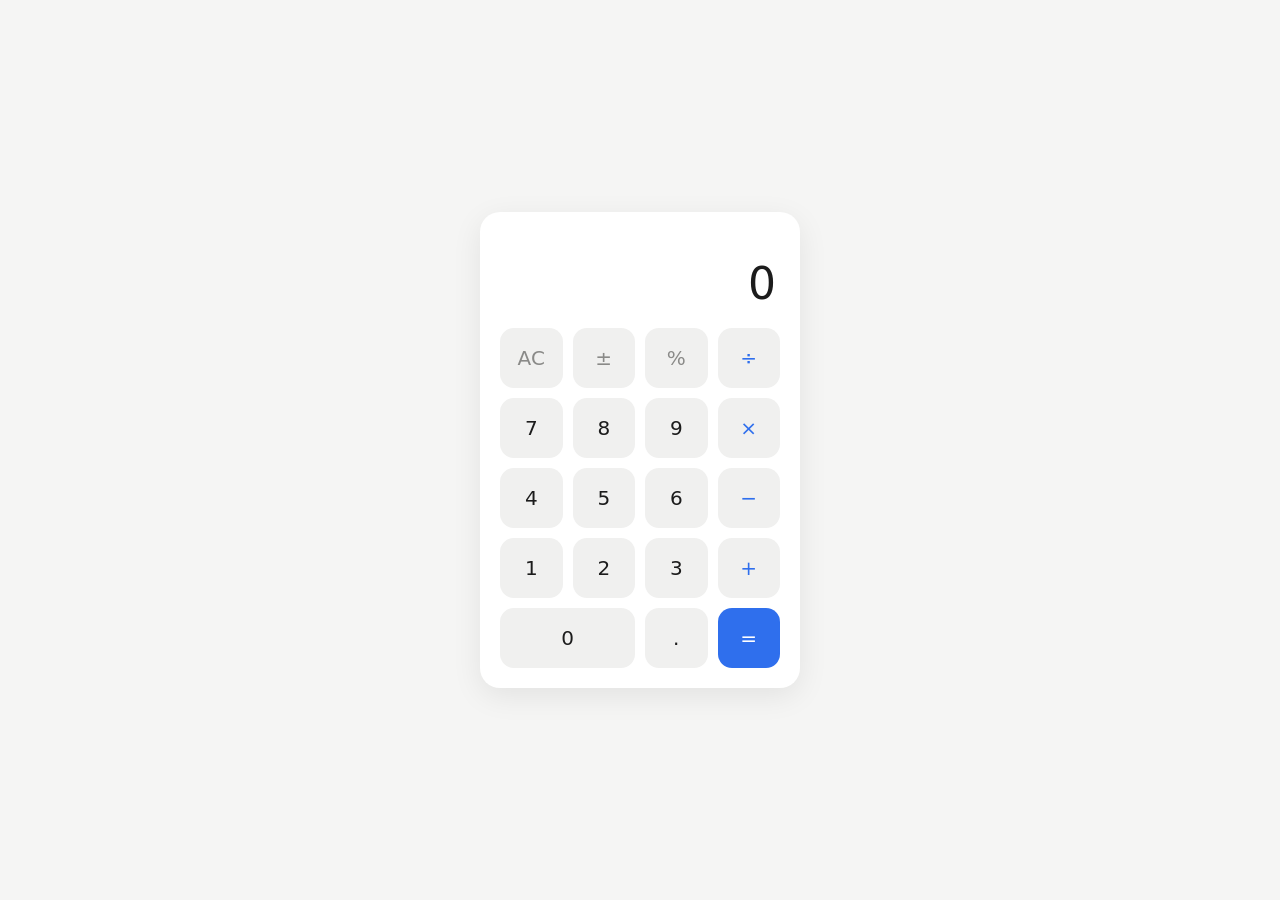
<file: index.html>
<!doctype html>
<html lang="en">
<head>
  <meta charset="utf-8">
  <meta name="viewport" content="width=device-width, initial-scale=1">
  <title>Calculator</title>
  <style>
    :root {
      --bg: #f5f5f4;
      --surface: #ffffff;
      --key: #f0f0ef;
      --key-hover: #e6e6e4;
      --text: #1c1c1c;
      --muted: #8a8a88;
      --accent: #2f6fed;
      --accent-text: #ffffff;
    }
    @media (prefers-color-scheme: dark) {
      :root {
        --bg: #121212;
        --surface: #1c1c1c;
        --key: #2a2a2a;
        --key-hover: #353535;
        --text: #f2f2f2;
        --muted: #8a8a88;
      }
    }
    * { box-sizing: border-box; }
    body {
      margin: 0;
      min-height: 100vh;
      display: grid;
      place-items: center;
      padding: 16px;
      background: var(--bg);
      color: var(--text);
      font-family: system-ui, -apple-system, "Segoe UI", sans-serif;
    }
    .calc {
      width: 100%;
      max-width: 320px;
      background: var(--surface);
      border-radius: 20px;
      padding: 20px;
      box-shadow: 0 8px 30px rgba(0, 0, 0, 0.08);
    }
    .display {
      text-align: right;
      padding: 8px 4px 20px;
      min-height: 96px;
    }
    .expr {
      font-size: 14px;
      color: var(--muted);
      min-height: 20px;
    }
    .value {
      font-size: 44px;
      font-weight: 300;
      overflow-wrap: anywhere;
      line-height: 1.1;
    }
    .keys {
      display: grid;
      grid-template-columns: repeat(4, 1fr);
      gap: 10px;
    }
    button {
      border: 0;
      border-radius: 14px;
      height: 60px;
      font: inherit;
      font-size: 20px;
      background: var(--key);
      color: var(--text);
      cursor: pointer;
      transition: background 0.12s;
    }
    button:hover { background: var(--key-hover); }
    button:active { transform: scale(0.97); }
    button.op { color: var(--accent); }
    button.fn { color: var(--muted); }
    button.eq { background: var(--accent); color: var(--accent-text); }
    button.zero { grid-column: span 2; }
  </style>
</head>
<body>
  <main class="calc">
    <div class="display" aria-live="polite">
      <div class="expr" id="expr"></div>
      <div class="value" id="value">0</div>
    </div>
    <div class="keys">
      <button class="fn" data-action="clear">AC</button>
      <button class="fn" data-action="sign">±</button>
      <button class="fn" data-action="percent">%</button>
      <button class="op" data-op="/">÷</button>

      <button data-digit="7">7</button>
      <button data-digit="8">8</button>
      <button data-digit="9">9</button>
      <button class="op" data-op="*">×</button>

      <button data-digit="4">4</button>
      <button data-digit="5">5</button>
      <button data-digit="6">6</button>
      <button class="op" data-op="-">−</button>

      <button data-digit="1">1</button>
      <button data-digit="2">2</button>
      <button data-digit="3">3</button>
      <button class="op" data-op="+">+</button>

      <button class="zero" data-digit="0">0</button>
      <button data-action="decimal">.</button>
      <button class="eq" data-action="equals">=</button>
    </div>
  </main>

  <script>
    const valueEl = document.getElementById('value');
    const exprEl = document.getElementById('expr');
    const symbols = { '+': '+', '-': '−', '*': '×', '/': '÷' };

    let current = '0';      // number being typed
    let previous = null;    // stored left operand
    let operator = null;    // pending operator
    let fresh = false;      // next digit starts a new number

    function compute(a, b, op) {
      switch (op) {
        case '+': return a + b;
        case '-': return a - b;
        case '*': return a * b;
        case '/': return b === 0 ? NaN : a / b;
      }
    }

    function format(n) {
      if (!isFinite(n)) return 'Error';
      return String(parseFloat(n.toPrecision(12)));
    }

    function render() {
      valueEl.textContent = current;
      exprEl.textContent = operator ? `${previous} ${symbols[operator]}` : '';
    }

    function inputDigit(d) {
      if (fresh || current === 'Error') { current = d; fresh = false; }
      else current = current === '0' ? d : current + d;
    }

    function inputDecimal() {
      if (fresh || current === 'Error') { current = '0.'; fresh = false; }
      else if (!current.includes('.')) current += '.';
    }

    function setOperator(op) {
      if (current === 'Error') return;
      if (operator && !fresh) {
        current = format(compute(parseFloat(previous), parseFloat(current), operator));
        if (current === 'Error') { previous = operator = null; fresh = true; return; }
      }
      previous = current;
      operator = op;
      fresh = true;
    }

    function equals() {
      if (!operator || current === 'Error') return;
      current = format(compute(parseFloat(previous), parseFloat(current), operator));
      previous = operator = null;
      fresh = true;
    }

    function clear() {
      current = '0'; previous = operator = null; fresh = false;
    }

    const actions = {
      clear,
      equals,
      decimal: inputDecimal,
      sign: () => { if (current !== '0' && current !== 'Error') current = format(-parseFloat(current)); },
      percent: () => { if (current !== 'Error') current = format(parseFloat(current) / 100); },
    };

    document.querySelector('.keys').addEventListener('click', e => {
      const btn = e.target.closest('button');
      if (!btn) return;
      if (btn.dataset.digit) inputDigit(btn.dataset.digit);
      else if (btn.dataset.op) setOperator(btn.dataset.op);
      else actions[btn.dataset.action]();
      render();
    });

    document.addEventListener('keydown', e => {
      const k = e.key;
      if (/^[0-9]$/.test(k)) inputDigit(k);
      else if (k in symbols) setOperator(k);
      else if (k === '.') inputDecimal();
      else if (k === 'Enter' || k === '=') { e.preventDefault(); equals(); }
      else if (k === 'Escape') clear();
      else if (k === 'Backspace') {
        if (fresh || current === 'Error') return;
        current = current.length > 1 ? current.slice(0, -1) : '0';
      }
      else if (k === '%') actions.percent();
      else return;
      render();
    });
  </script>
</body>
</html>
</file>
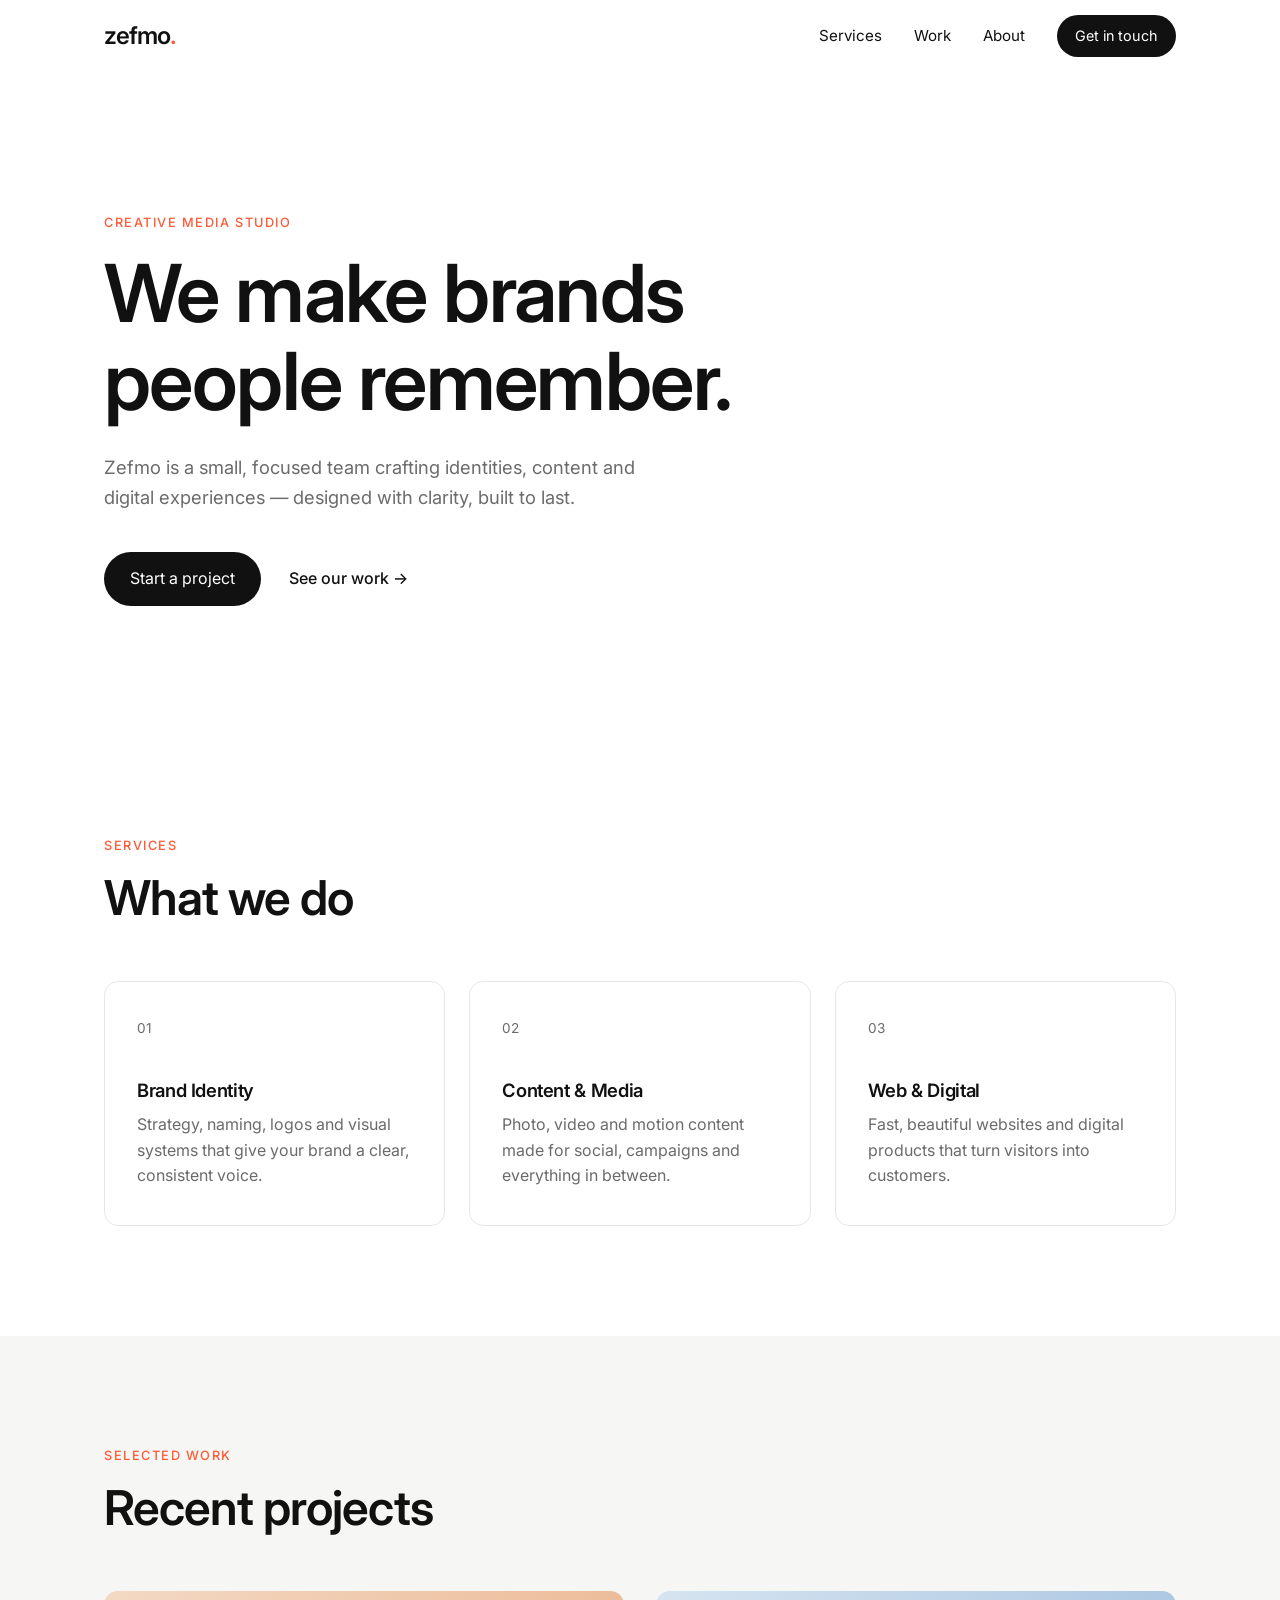
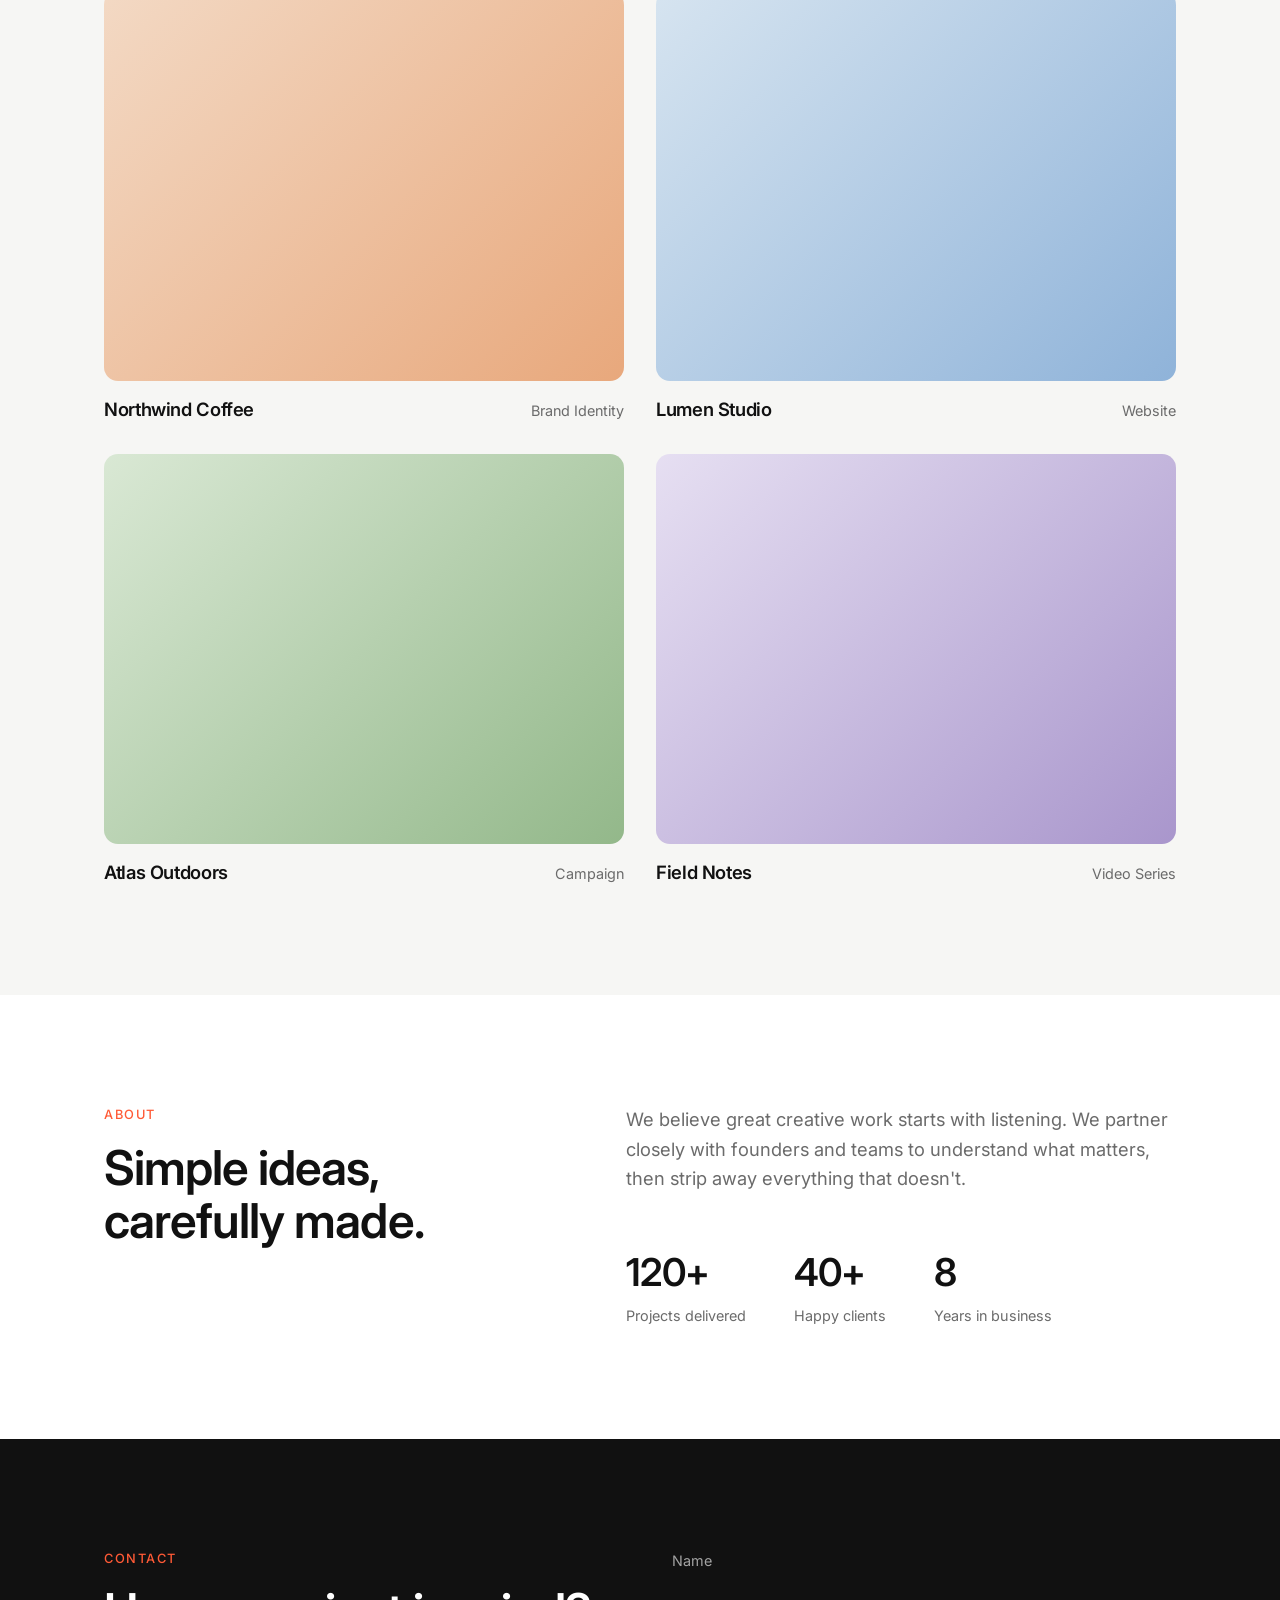
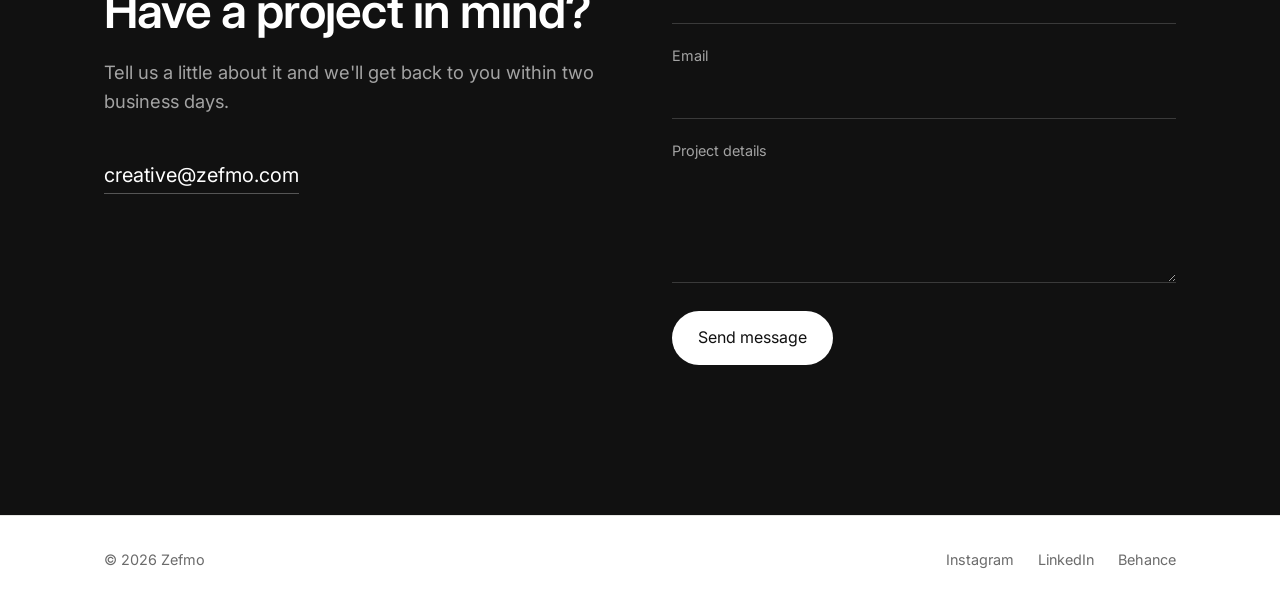
<file: zefmo/index.html>
<!doctype html>
<html lang="en">
<head>
  <meta charset="utf-8">
  <meta name="viewport" content="width=device-width, initial-scale=1">
  <title>Zefmo — Creative Media Studio</title>
  <meta name="description" content="Zefmo is a creative media studio crafting brands, content and digital experiences.">
  <link rel="preconnect" href="https://fonts.googleapis.com">
  <link rel="preconnect" href="https://fonts.gstatic.com" crossorigin>
  <link href="https://fonts.googleapis.com/css2?family=Inter:wght@400;500;600&display=swap" rel="stylesheet">
  <link rel="stylesheet" href="styles.css">
  <link rel="icon" href="data:image/svg+xml,<svg xmlns='http://www.w3.org/2000/svg' viewBox='0 0 32 32'><rect width='32' height='32' rx='8' fill='%23111'/><text x='16' y='22' font-family='Arial' font-weight='700' font-size='18' fill='white' text-anchor='middle'>Z</text></svg>">
</head>
<body>
  <header class="nav">
    <div class="container nav-inner">
      <a href="#top" class="logo">zefmo<span>.</span></a>
      <button class="menu-toggle" aria-label="Open menu" aria-expanded="false">
        <span></span><span></span>
      </button>
      <nav class="nav-links">
        <a href="#services">Services</a>
        <a href="#work">Work</a>
        <a href="#about">About</a>
        <a href="#contact" class="btn btn-small">Get in touch</a>
      </nav>
    </div>
  </header>

  <main id="top">
    <section class="hero">
      <div class="container">
        <p class="eyebrow">Creative media studio</p>
        <h1>We make brands<br>people remember.</h1>
        <p class="lead">Zefmo is a small, focused team crafting identities, content and digital experiences — designed with clarity, built to last.</p>
        <div class="hero-actions">
          <a href="#contact" class="btn">Start a project</a>
          <a href="#work" class="link-arrow">See our work →</a>
        </div>
      </div>
    </section>

    <section id="services" class="section">
      <div class="container">
        <div class="section-head">
          <p class="eyebrow">Services</p>
          <h2>What we do</h2>
        </div>
        <div class="grid grid-3">
          <article class="card reveal">
            <span class="num">01</span>
            <h3>Brand Identity</h3>
            <p>Strategy, naming, logos and visual systems that give your brand a clear, consistent voice.</p>
          </article>
          <article class="card reveal">
            <span class="num">02</span>
            <h3>Content &amp; Media</h3>
            <p>Photo, video and motion content made for social, campaigns and everything in between.</p>
          </article>
          <article class="card reveal">
            <span class="num">03</span>
            <h3>Web &amp; Digital</h3>
            <p>Fast, beautiful websites and digital products that turn visitors into customers.</p>
          </article>
        </div>
      </div>
    </section>

    <section id="work" class="section section-alt">
      <div class="container">
        <div class="section-head">
          <p class="eyebrow">Selected work</p>
          <h2>Recent projects</h2>
        </div>
        <div class="grid grid-2">
          <a href="#" class="project reveal">
            <div class="thumb thumb-1"></div>
            <div class="project-meta"><h3>Northwind Coffee</h3><span>Brand Identity</span></div>
          </a>
          <a href="#" class="project reveal">
            <div class="thumb thumb-2"></div>
            <div class="project-meta"><h3>Lumen Studio</h3><span>Website</span></div>
          </a>
          <a href="#" class="project reveal">
            <div class="thumb thumb-3"></div>
            <div class="project-meta"><h3>Atlas Outdoors</h3><span>Campaign</span></div>
          </a>
          <a href="#" class="project reveal">
            <div class="thumb thumb-4"></div>
            <div class="project-meta"><h3>Field Notes</h3><span>Video Series</span></div>
          </a>
        </div>
      </div>
    </section>

    <section id="about" class="section">
      <div class="container about">
        <div>
          <p class="eyebrow">About</p>
          <h2>Simple ideas,<br>carefully made.</h2>
        </div>
        <div>
          <p class="lead">We believe great creative work starts with listening. We partner closely with founders and teams to understand what matters, then strip away everything that doesn't.</p>
          <ul class="stats">
            <li><strong>120+</strong><span>Projects delivered</span></li>
            <li><strong>40+</strong><span>Happy clients</span></li>
            <li><strong>8</strong><span>Years in business</span></li>
          </ul>
        </div>
      </div>
    </section>

    <section id="contact" class="section section-dark">
      <div class="container contact">
        <div>
          <p class="eyebrow">Contact</p>
          <h2>Have a project in mind?</h2>
          <p class="lead">Tell us a little about it and we'll get back to you within two business days.</p>
          <a href="mailto:creative@zefmo.com" class="contact-email">creative@zefmo.com</a>
        </div>
        <form class="form" id="contact-form">
          <label>Name<input type="text" name="name" required></label>
          <label>Email<input type="email" name="email" required></label>
          <label>Project details<textarea name="message" rows="4" required></textarea></label>
          <button type="submit" class="btn btn-light">Send message</button>
          <p class="form-note" aria-live="polite"></p>
        </form>
      </div>
    </section>
  </main>

  <footer class="footer">
    <div class="container footer-inner">
      <span>© <span id="year"></span> Zefmo</span>
      <nav>
        <a href="#">Instagram</a>
        <a href="#">LinkedIn</a>
        <a href="#">Behance</a>
      </nav>
    </div>
  </footer>

  <script src="main.js"></script>
</body>
</html>
</file>
<file: zefmo/styles.css>
:root {
  --bg: #ffffff;
  --bg-alt: #f6f6f4;
  --text: #111111;
  --muted: #6b6b6b;
  --line: #e7e7e4;
  --accent: #ff5a36;
  --dark: #111111;
  --radius: 14px;
  --max: 1120px;
}

* { box-sizing: border-box; }
html { scroll-behavior: smooth; }
body {
  margin: 0;
  font-family: "Inter", system-ui, -apple-system, sans-serif;
  color: var(--text);
  background: var(--bg);
  line-height: 1.6;
  -webkit-font-smoothing: antialiased;
}
a { color: inherit; text-decoration: none; }
h1, h2, h3 { margin: 0; font-weight: 600; letter-spacing: -0.02em; line-height: 1.1; }
h1 { font-size: clamp(2.6rem, 7vw, 5rem); }
h2 { font-size: clamp(2rem, 4.5vw, 3rem); }
h3 { font-size: 1.15rem; }

.container { max-width: var(--max); margin: 0 auto; padding: 0 24px; }

.eyebrow {
  margin: 0 0 16px;
  font-size: 0.8rem;
  font-weight: 500;
  text-transform: uppercase;
  letter-spacing: 0.12em;
  color: var(--accent);
}
.lead { font-size: 1.15rem; color: var(--muted); max-width: 560px; }

/* Buttons */
.btn {
  display: inline-block;
  padding: 14px 26px;
  border-radius: 999px;
  background: var(--text);
  color: #fff;
  font-weight: 500;
  border: 0;
  font: inherit;
  cursor: pointer;
  transition: transform .2s, opacity .2s;
}
.btn:hover { transform: translateY(-2px); opacity: .9; }
.btn-small { padding: 9px 18px; font-size: .9rem; }
.btn-light { background: #fff; color: var(--text); }
.link-arrow { font-weight: 500; }
.link-arrow:hover { color: var(--accent); }

/* Nav */
.nav {
  position: sticky; top: 0; z-index: 10;
  background: rgba(255,255,255,.85);
  backdrop-filter: saturate(180%) blur(12px);
  border-bottom: 1px solid transparent;
  transition: border-color .2s;
}
.nav.scrolled { border-bottom-color: var(--line); }
.nav-inner { display: flex; align-items: center; justify-content: space-between; height: 72px; }
.logo { font-size: 1.5rem; font-weight: 600; letter-spacing: -0.04em; }
.logo span { color: var(--accent); }
.nav-links { display: flex; align-items: center; gap: 32px; font-size: .95rem; }
.nav-links a:not(.btn):hover { color: var(--accent); }
.menu-toggle { display: none; background: none; border: 0; cursor: pointer; padding: 8px; }
.menu-toggle span { display: block; width: 22px; height: 2px; background: var(--text); margin: 5px 0; transition: transform .2s; }

/* Hero */
.hero { padding: 140px 0 120px; }
.hero h1 { margin-bottom: 28px; }
.hero-actions { display: flex; align-items: center; gap: 28px; margin-top: 40px; flex-wrap: wrap; }

/* Sections */
.section { padding: 110px 0; }
.section-alt { background: var(--bg-alt); }
.section-dark { background: var(--dark); color: #fff; }
.section-dark .lead { color: #a3a3a3; }
.section-head { margin-bottom: 56px; }

.grid { display: grid; gap: 24px; }
.grid-3 { grid-template-columns: repeat(3, 1fr); }
.grid-2 { grid-template-columns: repeat(2, 1fr); gap: 32px; }

.card {
  padding: 36px 32px;
  border: 1px solid var(--line);
  border-radius: var(--radius);
  transition: border-color .2s, transform .2s;
}
.card:hover { border-color: var(--text); transform: translateY(-4px); }
.card .num { display: block; font-size: .85rem; color: var(--muted); margin-bottom: 40px; }
.card h3 { margin-bottom: 12px; }
.card p { margin: 0; color: var(--muted); }

/* Projects */
.project { display: block; }
.thumb {
  aspect-ratio: 4 / 3;
  border-radius: var(--radius);
  transition: transform .4s;
}
.project:hover .thumb { transform: scale(.98); }
.thumb-1 { background: linear-gradient(135deg, #f3d9c4, #e8a87c); }
.thumb-2 { background: linear-gradient(135deg, #d6e4f0, #8fb3d9); }
.thumb-3 { background: linear-gradient(135deg, #d9e8d4, #93b88a); }
.thumb-4 { background: linear-gradient(135deg, #e6dff2, #a996cc); }
.project-meta { display: flex; justify-content: space-between; align-items: baseline; padding-top: 18px; }
.project-meta span { color: var(--muted); font-size: .9rem; }

/* About */
.about { display: grid; grid-template-columns: 1fr 1.2fr; gap: 64px; align-items: start; }
.about .lead { margin-top: 0; }
.stats { list-style: none; padding: 0; margin: 48px 0 0; display: flex; gap: 48px; flex-wrap: wrap; }
.stats strong { display: block; font-size: 2.4rem; font-weight: 600; letter-spacing: -0.03em; }
.stats span { color: var(--muted); font-size: .9rem; }

/* Contact */
.contact { display: grid; grid-template-columns: 1fr 1fr; gap: 64px; }
.contact h2 { margin-bottom: 20px; }
.contact-email { display: inline-block; margin-top: 24px; font-size: 1.25rem; border-bottom: 1px solid #555; padding-bottom: 2px; }
.contact-email:hover { border-color: #fff; }
.form { display: flex; flex-direction: column; gap: 20px; }
.form label { display: flex; flex-direction: column; gap: 8px; font-size: .9rem; color: #a3a3a3; }
.form input, .form textarea {
  font: inherit;
  color: #fff;
  background: transparent;
  border: 0;
  border-bottom: 1px solid #3a3a3a;
  padding: 10px 0;
  resize: vertical;
  transition: border-color .2s;
}
.form input:focus, .form textarea:focus { outline: none; border-color: #fff; }
.form .btn { align-self: flex-start; margin-top: 8px; }
.form-note { margin: 0; min-height: 1.4em; font-size: .9rem; color: #a3a3a3; }

/* Footer */
.footer { padding: 32px 0; font-size: .9rem; color: var(--muted); border-top: 1px solid var(--line); }
.footer-inner { display: flex; justify-content: space-between; flex-wrap: wrap; gap: 16px; }
.footer nav { display: flex; gap: 24px; }
.footer a:hover { color: var(--text); }

/* Reveal on scroll */
.reveal { opacity: 0; transform: translateY(16px); transition: opacity .6s ease, transform .6s ease; }
.reveal.visible { opacity: 1; transform: none; }
@media (prefers-reduced-motion: reduce) {
  html { scroll-behavior: auto; }
  .reveal { opacity: 1; transform: none; transition: none; }
}

/* Responsive */
@media (max-width: 860px) {
  .grid-3, .grid-2, .about, .contact { grid-template-columns: 1fr; }
  .about, .contact { gap: 40px; }
  .hero { padding: 96px 0 80px; }
  .section { padding: 80px 0; }
}
@media (max-width: 720px) {
  .container { padding: 0 16px; }
  .menu-toggle { display: block; }
  .nav-links {
    position: absolute; top: 72px; left: 0; right: 0;
    flex-direction: column; align-items: flex-start; gap: 20px;
    padding: 24px 16px 32px;
    background: var(--bg);
    border-bottom: 1px solid var(--line);
    display: none;
  }
  .nav.open .nav-links { display: flex; }
  .nav.open .menu-toggle span:first-child { transform: translateY(3.5px) rotate(45deg); }
  .nav.open .menu-toggle span:last-child { transform: translateY(-3.5px) rotate(-45deg); }
  .stats { gap: 32px; }
}
</file>
